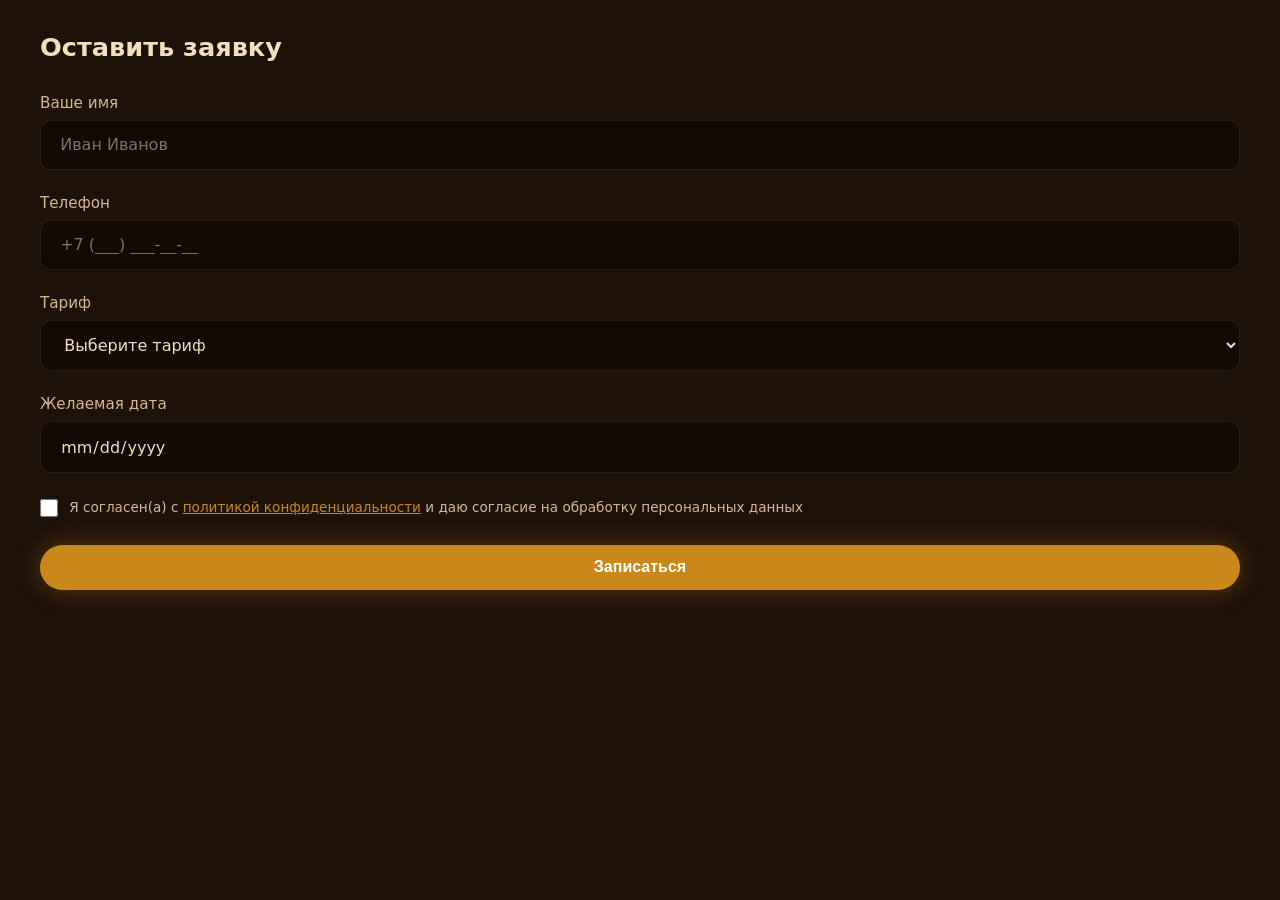
<file: forma_zayavki.html>
<!DOCTYPE html>
<html lang="ru">
<head>
  <meta charset="UTF-8" />
  <meta name="viewport" content="width=device-width, initial-scale=1.0" />
  <!-- Yandex.Metrika counter -->
  <script type="text/javascript">
      (function(m,e,t,r,i,k,a){
          m[i]=m[i]||function(){(m[i].a=m[i].a||[]).push(arguments)};
          m[i].l=1*new Date();
          for (var j = 0; j < document.scripts.length; j++) {if (document.scripts[j].src === r) { return; }}
          k=e.createElement(t),a=e.getElementsByTagName(t)[0],k.async=1,k.src=r,a.parentNode.insertBefore(k,a)
      })(window, document,'script','https://mc.yandex.ru/metrika/tag.js?id=109757490', 'ym');

      ym(109757490, 'init', {ssr:true, webvisor:true, clickmap:true, ecommerce:"dataLayer", referrer: document.referrer, url: location.href, accurateTrackBounce:true, trackLinks:true});
  </script>
  <noscript><div><img src="https://mc.yandex.ru/watch/109757490" style="position:absolute; left:-9999px;" alt="" /></div></noscript>
  <!-- /Yandex.Metrika counter -->
  <title>Заявка</title>
  <style>
    * { margin: 0; padding: 0; box-sizing: border-box; }
    html { overflow: hidden; }
    body { overflow-y: auto; }

    body {
      font-family: 'Segoe UI', system-ui, sans-serif;
      background: #1e1108;
      color: #f2dfbc;
      padding: 2rem 2.5rem;
    }

    h2 {
      font-size: 1.6rem;
      font-weight: 700;
      margin-bottom: 2rem;
      color: #f2dfbc;
    }

    .form-group {
      margin-bottom: 1.5rem;
    }

    label {
      display: block;
      font-size: 0.95rem;
      color: #d4b896;
      margin-bottom: 0.5rem;
    }

    input[type="date"] {
      cursor: pointer;
      position: relative;
    }
    input[type="date"]::-webkit-calendar-picker-indicator {
      position: absolute;
      left: 0;
      top: 0;
      width: 100%;
      height: 100%;
      opacity: 0;
      cursor: pointer;
    }

    input, select, textarea {
      width: 100%;
      background: #120a03;
      border: 1px solid rgba(255,255,255,0.08);
      border-radius: 10px;
      padding: 0.9rem 1.2rem;
      color: #f2dfbc;
      font-size: 1rem;
      font-family: inherit;
      outline: none;
      transition: border-color 0.2s;
    }

    input:focus, select:focus, textarea:focus {
      border-color: #c8891a;
    }

    select option {
      background: #1e1108;
    }

    textarea {
      resize: vertical;
      min-height: 80px;
    }

    button {
      width: 100%;
      padding: 0.85rem;
      background: #c8891a;
      color: #fff;
      border: none;
      border-radius: 50px;
      font-size: 1rem;
      font-weight: 600;
      cursor: pointer;
      margin-top: 0.5rem;
      transition: opacity 0.2s, transform 0.2s;
      box-shadow: 0 0 24px rgba(200,137,26,0.35);
    }

    button:hover {
      opacity: 0.9;
      transform: translateY(-1px);
    }

    .consent {
      display: flex;
      align-items: flex-start;
      gap: 0.7rem;
      margin-bottom: 1.2rem;
    }

    .consent input[type="checkbox"] {
      width: 18px;
      min-width: 18px;
      height: 18px;
      margin-top: 2px;
      accent-color: #c8891a;
      cursor: pointer;
      border-radius: 4px;
    }

    .consent span {
      font-size: 0.85rem;
      color: #d4b896;
      line-height: 1.5;
    }

    .consent a {
      color: #c8891a;
      text-decoration: underline;
    }

    .success {
      display: none;
      text-align: center;
      padding: 2rem;
      color: #c8891a;
      font-size: 1.1rem;
      font-weight: 600;
    }
  </style>
</head>
<body>

  <h2>Оставить заявку</h2>

  <form id="bookingForm" onsubmit="submitForm(event)">
    <div class="form-group">
      <label>Ваше имя</label>
      <input type="text" placeholder="Иван Иванов" required />
    </div>
    <div class="form-group">
      <label>Телефон</label>
      <input type="tel" id="phone" placeholder="+7 (___) ___-__-__" required />
    </div>
    <div class="form-group">
      <label>Тариф</label>
      <select required>
        <option value="" disabled selected>Выберите тариф</option>
        <option>Базовый — от 5 000 ₽</option>
        <option>Стандарт — от 9 000 ₽</option>
        <option>Стандарт плюс — от 15 750 ₽</option>
        <option>Расширенный — от 11 000 ₽</option>
        <option>Расширенный Стандарт плюс — от 17 100 ₽</option>
      </select>
    </div>
    <div class="form-group">
      <label>Желаемая дата</label>
      <input type="date" id="dateInput" />
    </div>
    <label class="consent">
      <input type="checkbox" required />
      <span>Я согласен(а) с <a href="privacy.html" target="_blank">политикой конфиденциальности</a> и даю согласие на обработку персональных данных</span>
    </label>
    <button type="submit">Записаться</button>
  </form>

  <div class="success" id="successMsg">
    ✅ Заявка отправлена!<br/>Мы свяжемся с вами в ближайшее время.
  </div>

  <script>
    const phoneInput = document.getElementById('phone');
    phoneInput.addEventListener('focus', () => {
      if (!phoneInput.value) phoneInput.value = '+7 ';
    });
    phoneInput.addEventListener('input', () => {
      if (!phoneInput.value.startsWith('+7')) {
        phoneInput.value = '+7 ' + phoneInput.value.replace(/^\+7\s*/, '');
      }
    });
    phoneInput.addEventListener('blur', () => {
      if (phoneInput.value === '+7 ') phoneInput.value = '';
    });
  </script>

  <script>
    async function submitForm(e) {
      e.preventDefault();

      const form = e.target;
      const consent = form.querySelector('input[type="checkbox"]');
      if (!consent.checked) {
        consent.closest('.consent').style.outline = '1.5px solid #e05555';
        consent.closest('.consent').style.borderRadius = '6px';
        consent.closest('.consent span').style.color = '#e07070';
        consent.focus();
        return;
      }

      const inputs = form.querySelectorAll('input, select');
      const name    = inputs[0].value;
      const phone   = inputs[1].value.replace(/[\s\(\)\-]/g, '').replace(/^\+7/, '8');
      const tariff  = inputs[2].value;
      const date    = inputs[3].value;

      const text = `📋 Новая заявка!\n\n👤 Имя: ${name}\n📞 Телефон: ${phone}\n🎙 Тариф: ${tariff}\n📅 Дата: ${date || 'не указана'}`;

      const TOKEN   = '8863915468:AAG61zZo07cdzuUQvpPtMzLSDt8OcWDyK-A';
      const CHAT_ID = '1472482029';

      const SHEETS_URL = 'https://script.google.com/macros/s/AKfycbzEXE10yqSuqaLe-tUlkQysct0X4xYDCFAcVHpTQejNnZOYj60uX-D6Ww-457afNz0G/exec';

      try {
        await fetch(`https://api.telegram.org/bot${TOKEN}/sendMessage`, {
          method: 'POST',
          headers: { 'Content-Type': 'application/json' },
          body: JSON.stringify({ chat_id: CHAT_ID, text })
        });
      } catch (err) {
        console.error('Ошибка отправки в Telegram:', err);
      }

      try {
        await fetch(SHEETS_URL, {
          method: 'POST',
          mode: 'no-cors',
          headers: { 'Content-Type': 'text/plain' },
          body: JSON.stringify({ name, phone, tariff, date: date || 'не указана' })
        });
      } catch (err) {
        console.error('Ошибка отправки в Google Sheets:', err);
      }

      document.getElementById('bookingForm').style.display = 'none';
      document.getElementById('successMsg').style.display = 'block';
    }
  </script>

</body>
</html>
</file>
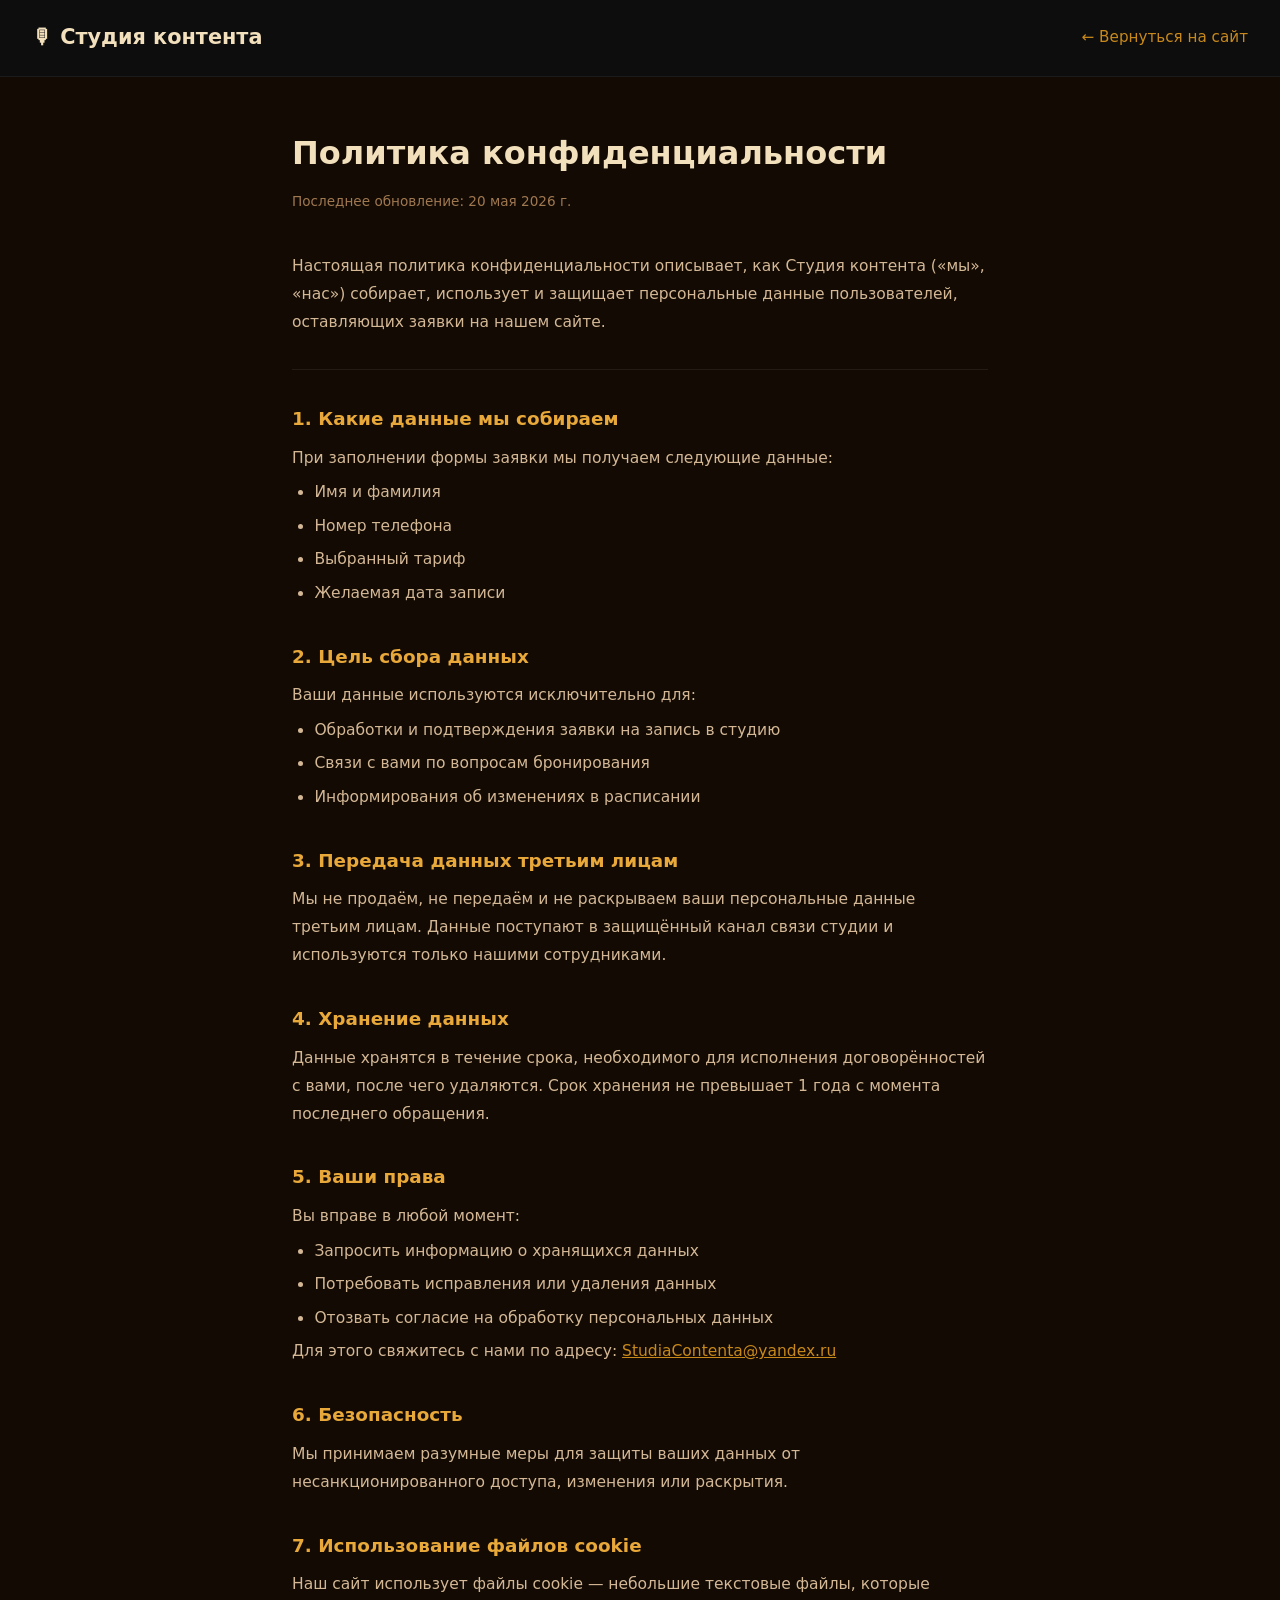
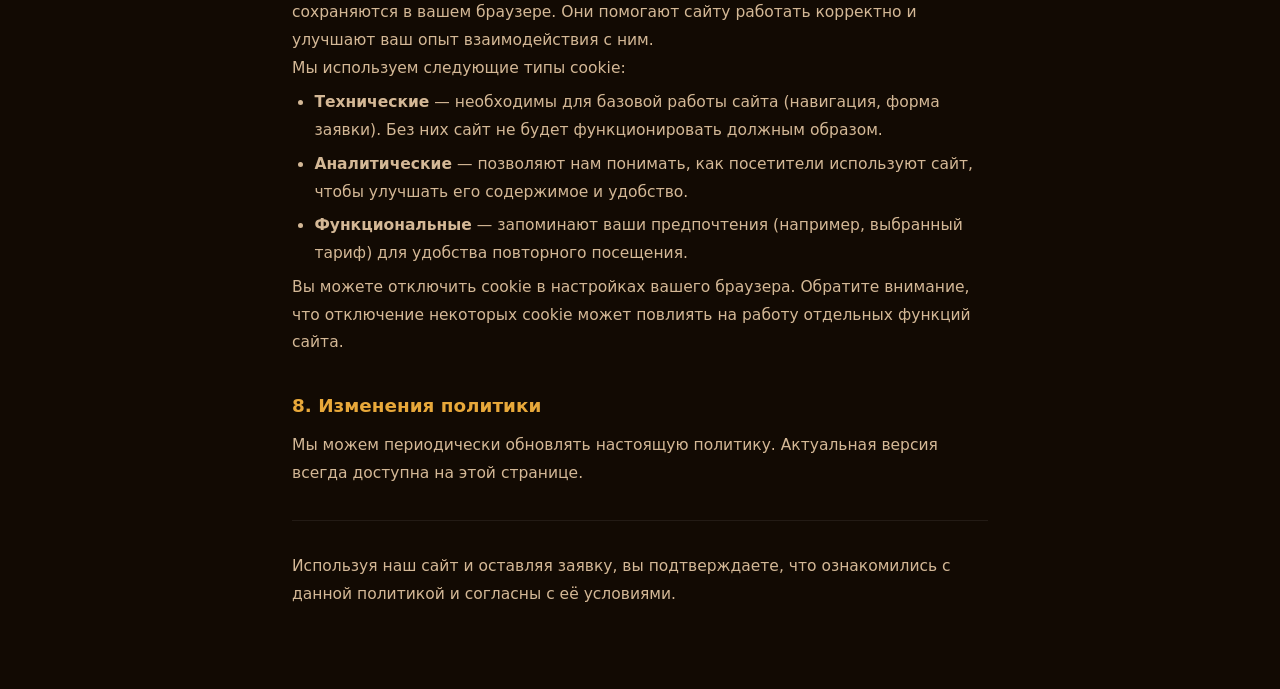
<file: privacy.html>
<!DOCTYPE html>
<html lang="ru">
<head>
  <meta charset="UTF-8" />
  <meta name="viewport" content="width=device-width, initial-scale=1.0" />
  <!-- Yandex.Metrika counter -->
  <script type="text/javascript">
      (function(m,e,t,r,i,k,a){
          m[i]=m[i]||function(){(m[i].a=m[i].a||[]).push(arguments)};
          m[i].l=1*new Date();
          for (var j = 0; j < document.scripts.length; j++) {if (document.scripts[j].src === r) { return; }}
          k=e.createElement(t),a=e.getElementsByTagName(t)[0],k.async=1,k.src=r,a.parentNode.insertBefore(k,a)
      })(window, document,'script','https://mc.yandex.ru/metrika/tag.js?id=109757490', 'ym');

      ym(109757490, 'init', {ssr:true, webvisor:true, clickmap:true, ecommerce:"dataLayer", referrer: document.referrer, url: location.href, accurateTrackBounce:true, trackLinks:true});
  </script>
  <noscript><div><img src="https://mc.yandex.ru/watch/109757490" style="position:absolute; left:-9999px;" alt="" /></div></noscript>
  <!-- /Yandex.Metrika counter -->
  <title>Политика конфиденциальности — Студия контента</title>
  <style>
    * { margin: 0; padding: 0; box-sizing: border-box; }

    body {
      font-family: 'Segoe UI', system-ui, sans-serif;
      background: #120a03;
      color: #f2dfbc;
      line-height: 1.8;
    }

    header {
      background: rgba(13,13,15,0.95);
      border-bottom: 1px solid rgba(255,255,255,0.06);
      padding: 1.2rem 2rem;
      display: flex;
      align-items: center;
      justify-content: space-between;
    }

    .logo {
      font-size: 1.3rem;
      font-weight: 700;
      color: #f2dfbc;
      text-decoration: none;
    }

    .back-btn {
      display: inline-flex;
      align-items: center;
      gap: 0.4rem;
      color: #c8891a;
      text-decoration: none;
      font-size: 0.95rem;
      transition: opacity 0.2s;
    }

    .back-btn:hover { opacity: 0.75; }

    main {
      max-width: 760px;
      margin: 0 auto;
      padding: 3rem 2rem 5rem;
    }

    h1 {
      font-size: 2rem;
      font-weight: 800;
      margin-bottom: 0.4rem;
      color: #f2dfbc;
    }

    .updated {
      font-size: 0.85rem;
      color: #a07850;
      margin-bottom: 2.5rem;
    }

    h2 {
      font-size: 1.15rem;
      font-weight: 700;
      color: #e8a83a;
      margin: 2rem 0 0.6rem;
    }

    p, li {
      font-size: 0.97rem;
      color: #d4b896;
    }

    ul {
      padding-left: 1.4rem;
      margin-top: 0.4rem;
    }

    li { margin-bottom: 0.35rem; }

    a { color: #c8891a; }

    .divider {
      border: none;
      border-top: 1px solid rgba(255,255,255,0.07);
      margin: 2rem 0;
    }
  </style>
</head>
<body>

  <header>
    <a class="logo" href="index.html">🎙 Студия контента</a>
    <a class="back-btn" href="index.html">← Вернуться на сайт</a>
  </header>

  <main>
    <h1>Политика конфиденциальности</h1>
    <p class="updated">Последнее обновление: 20 мая 2026 г.</p>

    <p>Настоящая политика конфиденциальности описывает, как Студия контента («мы», «нас») собирает, использует и защищает персональные данные пользователей, оставляющих заявки на нашем сайте.</p>

    <hr class="divider" />

    <h2>1. Какие данные мы собираем</h2>
    <p>При заполнении формы заявки мы получаем следующие данные:</p>
    <ul>
      <li>Имя и фамилия</li>
      <li>Номер телефона</li>
      <li>Выбранный тариф</li>
      <li>Желаемая дата записи</li>
    </ul>

    <h2>2. Цель сбора данных</h2>
    <p>Ваши данные используются исключительно для:</p>
    <ul>
      <li>Обработки и подтверждения заявки на запись в студию</li>
      <li>Связи с вами по вопросам бронирования</li>
      <li>Информирования об изменениях в расписании</li>
    </ul>

    <h2>3. Передача данных третьим лицам</h2>
    <p>Мы не продаём, не передаём и не раскрываем ваши персональные данные третьим лицам. Данные поступают в защищённый канал связи студии и используются только нашими сотрудниками.</p>

    <h2>4. Хранение данных</h2>
    <p>Данные хранятся в течение срока, необходимого для исполнения договорённостей с вами, после чего удаляются. Срок хранения не превышает 1 года с момента последнего обращения.</p>

    <h2>5. Ваши права</h2>
    <p>Вы вправе в любой момент:</p>
    <ul>
      <li>Запросить информацию о хранящихся данных</li>
      <li>Потребовать исправления или удаления данных</li>
      <li>Отозвать согласие на обработку персональных данных</li>
    </ul>
    <p>Для этого свяжитесь с нами по адресу: <a href="mailto:StudiaContenta@yandex.ru">StudiaContenta@yandex.ru</a></p>

    <h2>6. Безопасность</h2>
    <p>Мы принимаем разумные меры для защиты ваших данных от несанкционированного доступа, изменения или раскрытия.</p>

    <h2>7. Использование файлов cookie</h2>
    <p>Наш сайт использует файлы cookie — небольшие текстовые файлы, которые сохраняются в вашем браузере. Они помогают сайту работать корректно и улучшают ваш опыт взаимодействия с ним.</p>
    <p>Мы используем следующие типы cookie:</p>
    <ul>
      <li><strong>Технические</strong> — необходимы для базовой работы сайта (навигация, форма заявки). Без них сайт не будет функционировать должным образом.</li>
      <li><strong>Аналитические</strong> — позволяют нам понимать, как посетители используют сайт, чтобы улучшать его содержимое и удобство.</li>
      <li><strong>Функциональные</strong> — запоминают ваши предпочтения (например, выбранный тариф) для удобства повторного посещения.</li>
    </ul>
    <p>Вы можете отключить cookie в настройках вашего браузера. Обратите внимание, что отключение некоторых cookie может повлиять на работу отдельных функций сайта.</p>

    <h2>8. Изменения политики</h2>
    <p>Мы можем периодически обновлять настоящую политику. Актуальная версия всегда доступна на этой странице.</p>

    <hr class="divider" />

    <p>Используя наш сайт и оставляя заявку, вы подтверждаете, что ознакомились с данной политикой и согласны с её условиями.</p>
  </main>

</body>
</html>
</file>
